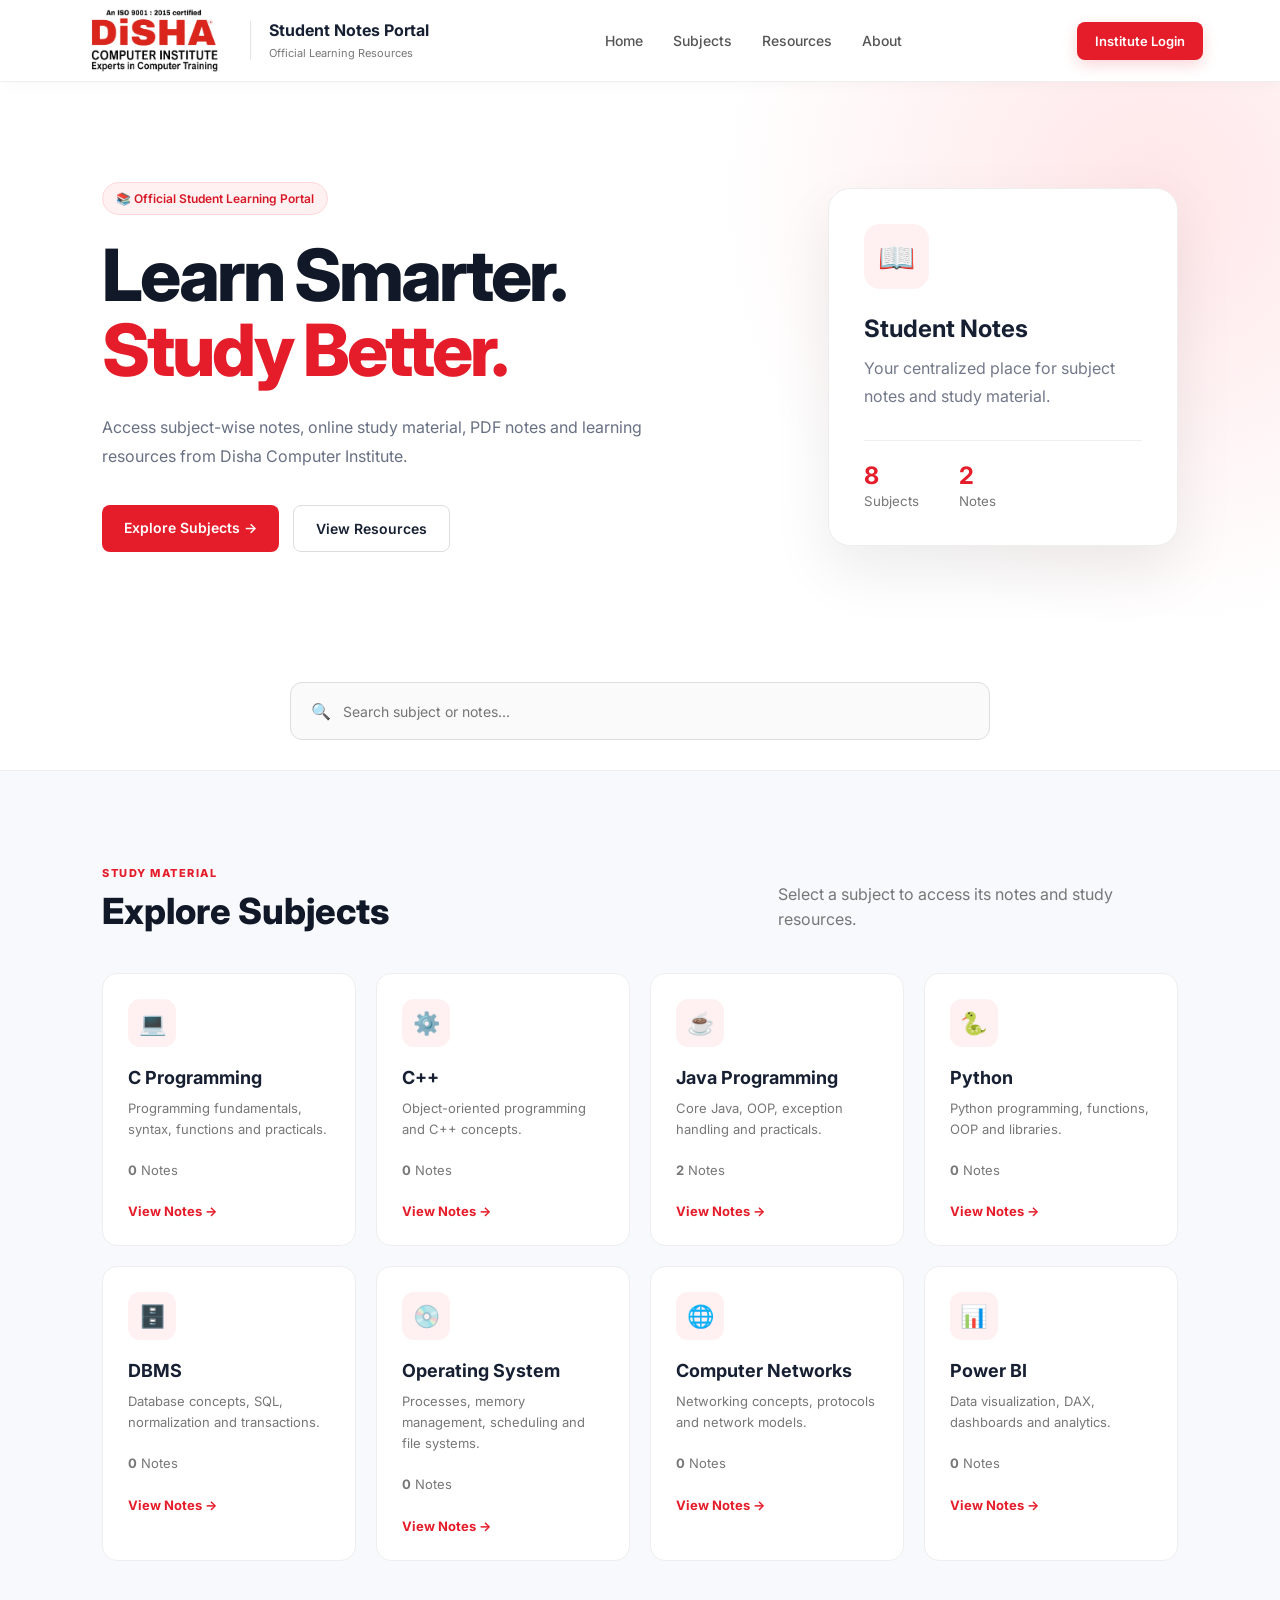
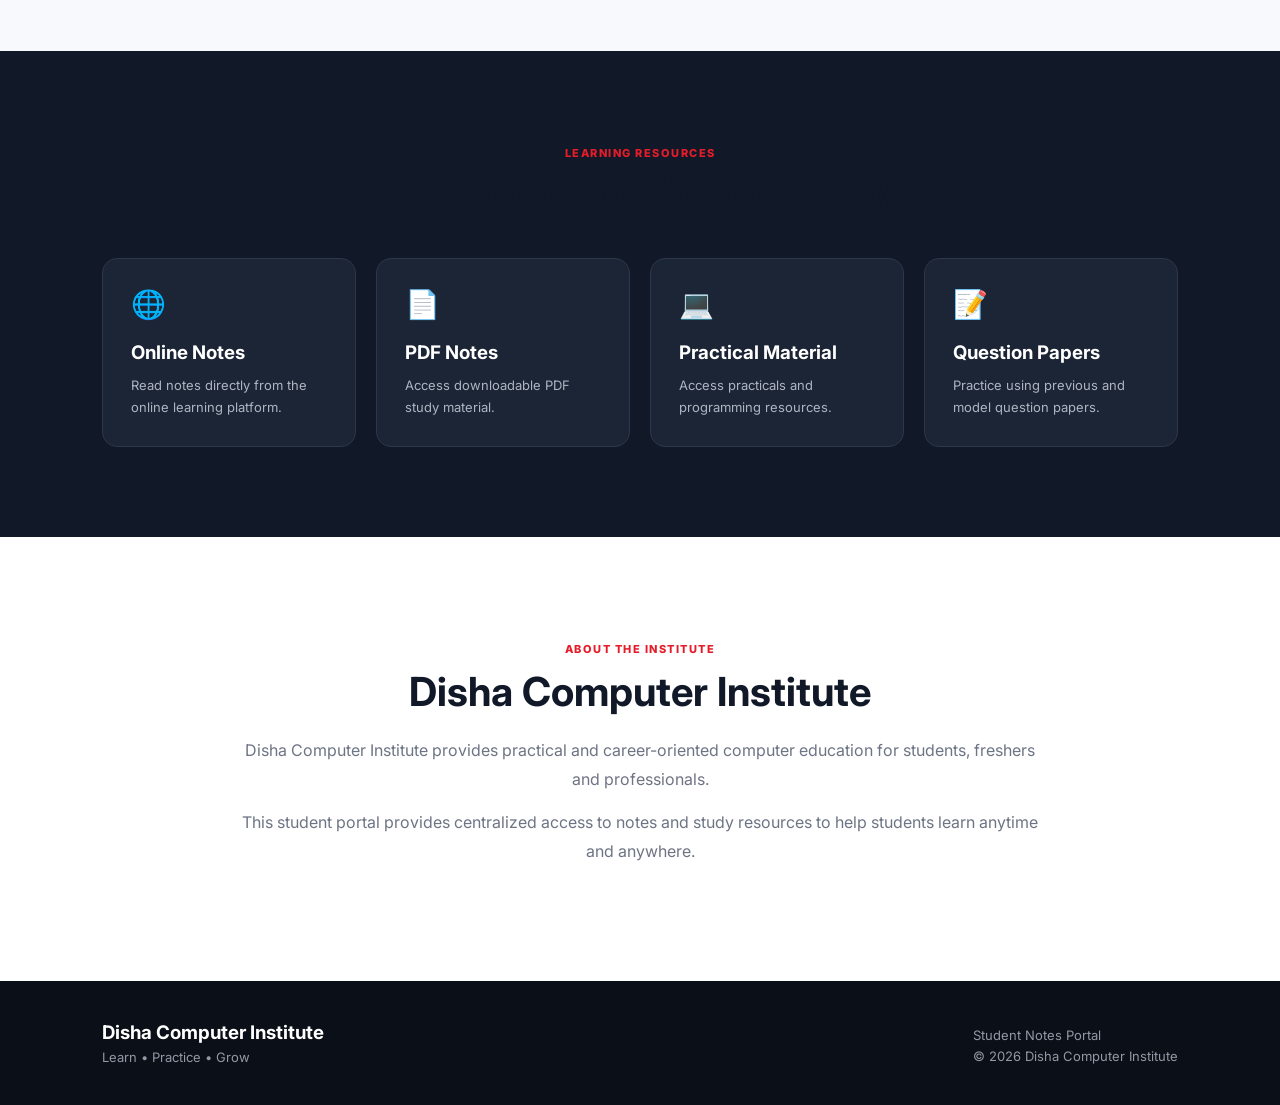
<file: index.html>
<!DOCTYPE html>
<html lang="en">
<head>
    <meta charset="UTF-8">
    <meta name="viewport" content="width=device-width, initial-scale=1.0">

    <title>Disha Computer Institute | Student Notes</title>

    <link rel="stylesheet" href="style.css">

    <link rel="preconnect" href="https://fonts.googleapis.com">
    <link rel="preconnect" href="https://fonts.gstatic.com" crossorigin>
    <link href="https://fonts.googleapis.com/css2?family=Inter:wght@400;500;600;700;800&display=swap" rel="stylesheet">
</head>

<body>

<!-- NAVBAR -->

<header class="navbar">

<div class="logo-area">

    <a href="#home" class="institute-logo">
        <img
            src="disha-logo.png"
            alt="Disha Computer Institute"
        >
    </a>

    <div class="portal-title">
        <h2>Student Notes Portal</h2>
        <span>Official Learning Resources</span>
    </div>

</div>

    <nav>
        <a href="#home">Home</a>
        <a href="#subjects">Subjects</a>
        <a href="#resources">Resources</a>
        <a href="#about">About</a>
    </nav>

    <a href="admin.html" class="admin-btn">
        Institute Login
    </a>

</header>


<!-- HERO -->

<section class="hero" id="home">

    <div class="hero-content">

        <span class="badge">
            📚 Official Student Learning Portal
        </span>

        <h1>
            Learn Smarter.<br>
            <span>Study Better.</span>
        </h1>

        <p>
            Access subject-wise notes, online study material,
            PDF notes and learning resources from Disha Computer Institute.
        </p>

        <div class="hero-buttons">

            <a href="#subjects" class="primary-btn">
                Explore Subjects →
            </a>

            <a href="#resources" class="secondary-btn">
                View Resources
            </a>

        </div>

    </div>

    <div class="hero-card">

        <div class="floating-icon">📖</div>

        <h3>Student Notes</h3>

        <p>
            Your centralized place for
            subject notes and study material.
        </p>

        <div class="mini-stat">

            <div>
                <strong id="subjectCount">0</strong>
                <small>Subjects</small>
            </div>

            <div>
                <strong id="noteCount">0</strong>
                <small>Notes</small>
            </div>

        </div>

    </div>

</section>


<!-- SEARCH -->

<section class="search-section">

    <div class="search-box">

        <span>🔍</span>

        <input
            type="text"
            id="searchInput"
            placeholder="Search subject or notes..."
        >

    </div>

</section>


<!-- SUBJECTS -->

<section class="section" id="subjects">

    <div class="section-heading">

        <div>

            <span class="section-label">
                STUDY MATERIAL
            </span>

            <h2>
                Explore Subjects
            </h2>

        </div>

        <p>
            Select a subject to access its notes and study resources.
        </p>

    </div>


    <div id="subjectContainer" class="subject-grid"></div>

</section>


<!-- RESOURCES -->

<section class="resources-section" id="resources">

    <div class="section-heading center">

        <span class="section-label">
            LEARNING RESOURCES
        </span>

        <h2>
            Everything You Need to Study
        </h2>

    </div>


    <div class="resource-grid">

        <div class="resource-card">
            <div class="resource-icon">🌐</div>
            <h3>Online Notes</h3>
            <p>
                Read notes directly from the online learning platform.
            </p>
        </div>


        <div class="resource-card">
            <div class="resource-icon">📄</div>
            <h3>PDF Notes</h3>
            <p>
                Access downloadable PDF study material.
            </p>
        </div>


        <div class="resource-card">
            <div class="resource-icon">💻</div>
            <h3>Practical Material</h3>
            <p>
                Access practicals and programming resources.
            </p>
        </div>


        <div class="resource-card">
            <div class="resource-icon">📝</div>
            <h3>Question Papers</h3>
            <p>
                Practice using previous and model question papers.
            </p>
        </div>

    </div>

</section>


<!-- ABOUT -->

<section class="about-section" id="about">

    <div class="about-content">

        <span class="section-label">
            ABOUT THE INSTITUTE
        </span>

        <h2>
            Disha Computer Institute
        </h2>

        <p>
            Disha Computer Institute provides practical and
            career-oriented computer education for students,
            freshers and professionals.
        </p>

        <p>
            This student portal provides centralized access to
            notes and study resources to help students learn
            anytime and anywhere.
        </p>

    </div>

</section>


<!-- FOOTER -->

<footer>

    <div class="footer-content">

        <div>

            <h3>Disha Computer Institute</h3>

            <p>
                Learn • Practice • Grow
            </p>

        </div>

        <div>

            <p>
                Student Notes Portal
            </p>

            <p>
                © 2026 Disha Computer Institute
            </p>

        </div>

    </div>

</footer>


<script src="app.js"></script>

</body>
</html>
</file>
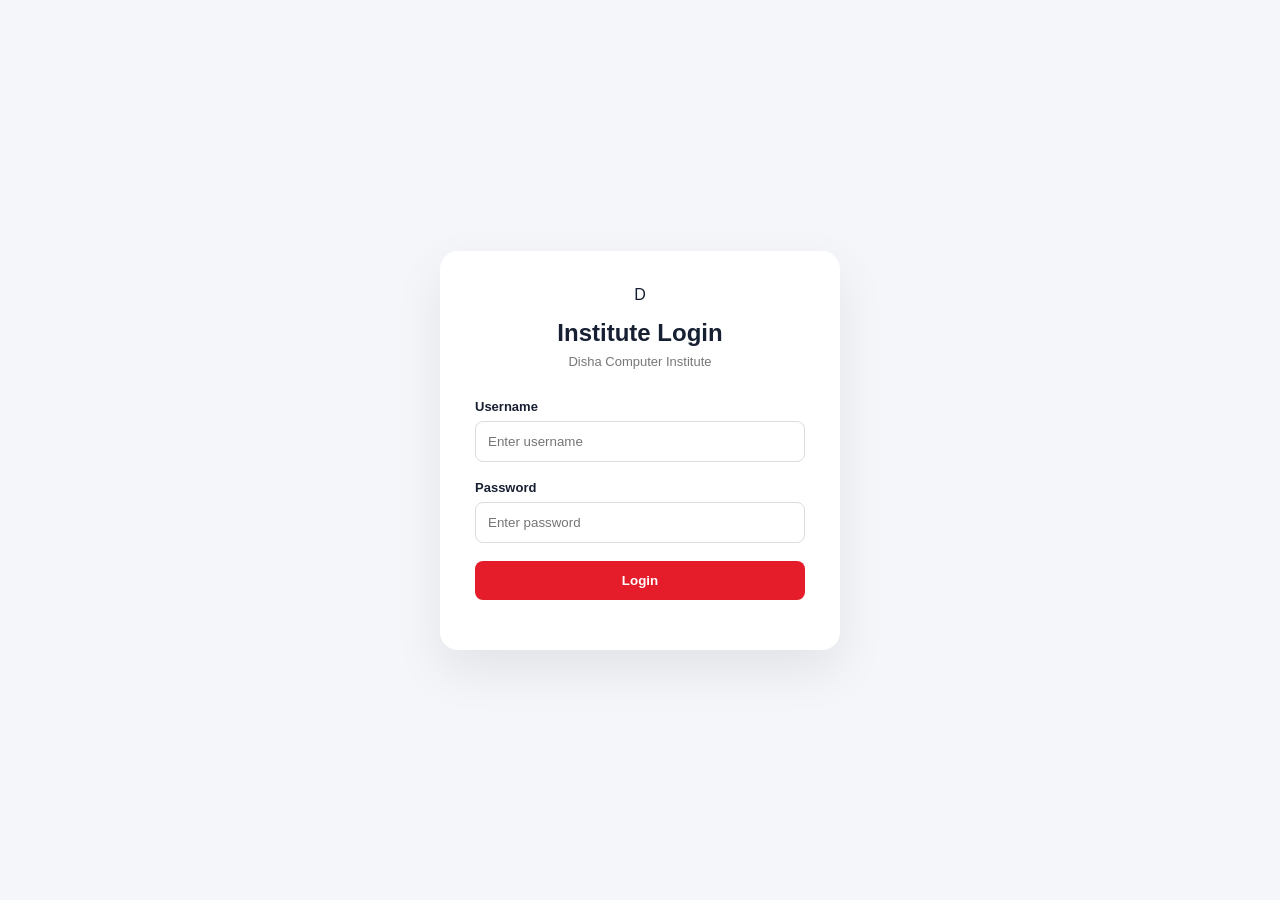
<file: admin.html>
<!DOCTYPE html>
<html lang="en">

<head>

    <meta charset="UTF-8">

    <meta
        name="viewport"
        content="width=device-width, initial-scale=1.0"
    >

    <title>Disha Institute | Admin</title>

    <link rel="stylesheet" href="style.css">

    <style>

        body {
            background:#f4f6fa;
        }

        .admin-container {
            max-width:1200px;
            margin:auto;
            padding:40px 20px;
        }

        .admin-header {
            background:#111827;
            color:white;
            padding:25px 30px;
            border-radius:15px;
            display:flex;
            justify-content:space-between;
            align-items:center;
            margin-bottom:25px;
        }

        .dashboard-grid {
            display:grid;
            grid-template-columns:repeat(3,1fr);
            gap:20px;
            margin-bottom:30px;
        }

        .dashboard-card {
            background:white;
            padding:25px;
            border-radius:12px;
            border:1px solid #eee;
        }

        .dashboard-card strong {
            display:block;
            font-size:30px;
            color:#e51d2a;
            margin-top:10px;
        }

        .admin-panel {
            background:white;
            border-radius:15px;
            padding:30px;
            margin-bottom:25px;
        }

        .admin-panel h2 {
            margin-bottom:25px;
        }

        .form-group {
            margin-bottom:18px;
        }

        .form-group label {
            display:block;
            font-size:13px;
            font-weight:600;
            margin-bottom:7px;
        }

        .form-group input,
        .form-group select,
        .form-group textarea {
            width:100%;
            padding:12px;
            border:1px solid #ddd;
            border-radius:8px;
            outline:none;
            font-family:inherit;
        }

        .form-group textarea {
            min-height:100px;
            resize:vertical;
        }

        .add-btn {
            background:#e51d2a;
            color:white;
            border:none;
            padding:12px 20px;
            border-radius:8px;
            cursor:pointer;
            font-weight:600;
        }

        .data-table {
            width:100%;
            border-collapse:collapse;
        }

        .data-table th,
        .data-table td {
            text-align:left;
            padding:14px 10px;
            border-bottom:1px solid #eee;
            font-size:13px;
        }

        .action-btn {
            border:none;
            padding:7px 10px;
            border-radius:6px;
            cursor:pointer;
            margin-right:5px;
        }

        .edit {
            background:#fff3cd;
        }

        .delete {
            background:#ffe1e1;
            color:#d00;
        }

        .logout-btn {
            background:#333;
            color:white;
            border:none;
            padding:10px 15px;
            border-radius:7px;
            cursor:pointer;
        }

        @media(max-width:800px) {

            .dashboard-grid {
                grid-template-columns:1fr;
            }

            .data-table {
                display:block;
                overflow-x:auto;
            }

        }

    </style>

</head>


<body>


<div id="loginScreen">

    <div style="
        min-height:100vh;
        display:flex;
        align-items:center;
        justify-content:center;
        padding:20px;
    ">

        <div style="
            background:white;
            width:100%;
            max-width:400px;
            padding:35px;
            border-radius:18px;
            box-shadow:0 20px 50px rgba(0,0,0,.08);
        ">

            <div style="
                text-align:center;
                margin-bottom:30px;
            ">

                <div class="logo-box"
                     style="margin:auto">
                    D
                </div>

                <h2 style="margin-top:15px">
                    Institute Login
                </h2>

                <p style="
                    color:#777;
                    font-size:13px;
                    margin-top:7px;
                ">
                    Disha Computer Institute
                </p>

            </div>


            <div class="form-group">

                <label>
                    Username
                </label>

                <input
                    type="text"
                    id="username"
                    placeholder="Enter username"
                >

            </div>


            <div class="form-group">

                <label>
                    Password
                </label>

                <input
                    type="password"
                    id="password"
                    placeholder="Enter password"
                >

            </div>


            <button
                class="add-btn"
                onclick="login()"
                style="width:100%"
            >
                Login
            </button>


            <p
                id="loginError"
                style="
                    color:#e51d2a;
                    text-align:center;
                    margin-top:15px;
                    font-size:13px;
                "
            ></p>

        </div>

    </div>

</div>


<div id="dashboard"
     style="display:none">


<div class="admin-container">


    <div class="admin-header">

        <div>

            <h2>
                Institute Admin Dashboard
            </h2>

            <p style="
                color:#aaa;
                font-size:13px;
                margin-top:5px;
            ">
                Disha Computer Institute
            </p>

        </div>


        <button
            class="logout-btn"
            onclick="logout()"
        >
            Logout
        </button>

    </div>


    <div class="dashboard-grid">

        <div class="dashboard-card">

            Subjects

            <strong id="totalSubjects">
                0
            </strong>

        </div>


        <div class="dashboard-card">

            Notes

            <strong id="totalNotes">
                0
            </strong>

        </div>


        <div class="dashboard-card">

            Portal Status

            <strong style="font-size:18px">
                ● Active
            </strong>

        </div>

    </div>


    <!-- ADD SUBJECT -->

    <div class="admin-panel">

        <h2>
            Add Subject
        </h2>


        <div class="form-group">

            <label>
                Subject Name
            </label>

            <input
                id="subjectName"
                placeholder="Example: Java Programming"
            >

        </div>


        <div class="form-group">

            <label>
                Description
            </label>

            <textarea
                id="subjectDescription"
                placeholder="Enter subject description"
            ></textarea>

        </div>


        <div class="form-group">

            <label>
                Icon
            </label>

            <input
                id="subjectIcon"
                placeholder="Example: ☕"
            >

        </div>


        <button
            class="add-btn"
            onclick="addSubject()"
        >
            + Add Subject
        </button>

    </div>


    <!-- ADD NOTE -->

    <div class="admin-panel">

        <h2>
            Add Note
        </h2>


        <div class="form-group">

            <label>
                Select Subject
            </label>

            <select id="noteSubject">
            </select>

        </div>


        <div class="form-group">

            <label>
                Note / Chapter Name
            </label>

            <input
                id="noteTitle"
                placeholder="Example: Unit 1 - Introduction"
            >

        </div>


        <div class="form-group">

            <label>
                Description
            </label>

            <textarea
                id="noteDescription"
                placeholder="Enter note description"
            ></textarea>

        </div>


        <div class="form-group">

            <label>
                🌐 Online Notes Link
            </label>

            <input
                type="url"
                id="onlineLink"
                placeholder="https://..."
            >

        </div>


        <div class="form-group">

            <label>
                📄 PDF Notes Link
            </label>

            <input
                type="url"
                id="pdfLink"
                placeholder="https://..."
            >

        </div>


        <button
            class="add-btn"
            onclick="addNote()"
        >
            + Add Note
        </button>

    </div>


    <!-- SUBJECT TABLE -->

    <div class="admin-panel">

        <h2>
            Subjects
        </h2>

        <table class="data-table">

            <thead>

                <tr>

                    <th>
                        Subject
                    </th>

                    <th>
                        Notes
                    </th>

                    <th>
                        Actions
                    </th>

                </tr>

            </thead>

            <tbody id="subjectTable">

            </tbody>

        </table>

    </div>


    <!-- NOTES TABLE -->

    <div class="admin-panel">

        <h2>
            Notes
        </h2>

        <table class="data-table">

            <thead>

                <tr>

                    <th>
                        Subject
                    </th>

                    <th>
                        Note
                    </th>

                    <th>
                        Online
                    </th>

                    <th>
                        PDF
                    </th>

                    <th>
                        Actions
                    </th>

                </tr>

            </thead>

            <tbody id="notesTable">

            </tbody>

        </table>

    </div>


</div>

</div>


<script src="admin.js"></script>

</body>

</html>
</file>
<file: style.css>
/* =========================================================
   DISHA COMPUTER INSTITUTE
   STUDENT NOTES PORTAL
========================================================= */

* {
    margin: 0;
    padding: 0;
    box-sizing: border-box;
}

html {
    scroll-behavior: smooth;
}

body {
    font-family: "Inter", Arial, sans-serif;
    color: #172033;
    background: #f8f9fc;
    overflow-x: hidden;
}

a {
    text-decoration: none;
    color: inherit;
}

button,
input,
textarea,
select {
    font-family: inherit;
}


/* =========================================================
   NAVBAR
========================================================= */

.navbar {
    height: 82px;

    background: #ffffff;

    display: flex;
    align-items: center;
    justify-content: space-between;

    padding: 0 6%;

    border-bottom: 1px solid #eeeeee;

    position: sticky;
    top: 0;

    z-index: 1000;

    box-shadow: 0 2px 15px rgba(0, 0, 0, 0.03);
}


/* =========================================================
   LOGO AREA
========================================================= */

.logo-area {
    display: flex;
    align-items: center;

    gap: 18px;

    min-width: 0;
}


/* =========================================================
   DISHA LOGO
========================================================= */

.institute-logo {

    width: 155px;
    height: 65px;

    display: flex;

    align-items: center;

    justify-content: center;

    flex-shrink: 0;

    overflow: hidden;

    cursor: pointer;
}


/* ACTUAL IMAGE */

.institute-logo img {

    width: 100%;

    height: 100%;

    display: block;

    object-fit: contain;

    object-position: center;

}


/* =========================================================
   PORTAL TITLE
========================================================= */

.portal-title {

    border-left: 1px solid #e5e5e5;

    padding-left: 18px;

    white-space: nowrap;
}

.portal-title h2 {

    font-size: 16px;

    font-weight: 700;

    color: #172033;

    line-height: 1.2;
}

.portal-title span {

    display: block;

    margin-top: 5px;

    font-size: 11px;

    color: #777777;
}


/* =========================================================
   NAVIGATION
========================================================= */

.navbar nav {

    display: flex;

    align-items: center;

    gap: 30px;
}

.navbar nav a {

    position: relative;

    font-size: 14px;

    font-weight: 500;

    color: #555555;

    padding: 8px 0;

    transition: 0.25s ease;
}

.navbar nav a:hover {

    color: #e51d2a;
}

.navbar nav a::after {

    content: "";

    position: absolute;

    left: 0;

    bottom: 0;

    width: 0;

    height: 2px;

    background: #e51d2a;

    transition: 0.25s ease;
}

.navbar nav a:hover::after {

    width: 100%;
}


/* =========================================================
   ADMIN BUTTON
========================================================= */

.admin-btn {

    background: #e51d2a;

    color: white;

    padding: 11px 18px;

    border-radius: 8px;

    font-size: 13px;

    font-weight: 600;

    transition: 0.25s ease;

    box-shadow:
        0 5px 15px rgba(229, 29, 42, 0.18);
}

.admin-btn:hover {

    background: #c91420;

    transform: translateY(-2px);
}


/* =========================================================
   HERO
========================================================= */

.hero {

    min-height: 570px;

    padding: 80px 8%;

    display: flex;

    align-items: center;

    justify-content: space-between;

    gap: 60px;

    position: relative;

    overflow: hidden;

    background:
        radial-gradient(
            circle at 90% 20%,
            #ffe6e8,
            transparent 35%
        ),
        #ffffff;
}


/* =========================================================
   HERO CONTENT
========================================================= */

.hero-content {

    max-width: 650px;

    position: relative;

    z-index: 2;
}


/* =========================================================
   HERO LOGO
========================================================= */

.hero-brand {

    width: 300px;

    height: 125px;

    display: flex;

    align-items: center;

    justify-content: flex-start;

    margin-bottom: 15px;
}

.hero-brand img {

    width: 100%;

    height: 100%;

    object-fit: contain;

    object-position: left center;

    display: block;
}


/* =========================================================
   BADGE
========================================================= */

.badge {

    display: inline-block;

    padding: 8px 13px;

    border-radius: 30px;

    background: #fff0f1;

    color: #d71927;

    font-size: 12px;

    font-weight: 600;

    margin-bottom: 22px;

    border: 1px solid #ffd8db;
}


/* =========================================================
   HERO HEADING
========================================================= */

.hero h1 {

    font-size: clamp(45px, 6vw, 72px);

    line-height: 1.05;

    letter-spacing: -3px;

    font-weight: 800;

    color: #111827;
}

.hero h1 span {

    color: #e51d2a;
}


/* =========================================================
   HERO DESCRIPTION
========================================================= */

.hero p {

    max-width: 580px;

    margin-top: 25px;

    line-height: 1.8;

    color: #687083;

    font-size: 16px;
}


/* =========================================================
   HERO BUTTONS
========================================================= */

.hero-buttons {

    margin-top: 35px;

    display: flex;

    gap: 14px;

    flex-wrap: wrap;
}

.primary-btn {

    background: #e51d2a;

    color: white;

    padding: 14px 22px;

    border-radius: 8px;

    font-weight: 600;

    font-size: 14px;

    transition: 0.25s ease;
}

.primary-btn:hover {

    background: #c91420;

    transform: translateY(-2px);
}

.secondary-btn {

    border: 1px solid #ddd;

    background: white;

    padding: 14px 22px;

    border-radius: 8px;

    font-weight: 600;

    font-size: 14px;

    transition: 0.25s ease;
}

.secondary-btn:hover {

    border-color: #e51d2a;

    color: #e51d2a;

    transform: translateY(-2px);
}


/* =========================================================
   HERO CARD
========================================================= */

.hero-card {

    width: 350px;

    min-height: 310px;

    flex-shrink: 0;

    background: white;

    border-radius: 22px;

    padding: 35px;

    box-shadow:
        0 25px 60px rgba(0, 0, 0, 0.08);

    border: 1px solid #eeeeee;

    position: relative;

    z-index: 2;

    transition: 0.3s ease;
}

.hero-card:hover {

    transform: translateY(-5px);

    box-shadow:
        0 30px 70px rgba(0, 0, 0, 0.11);
}

.floating-icon {

    width: 65px;

    height: 65px;

    border-radius: 16px;

    background: #fff0f1;

    display: flex;

    align-items: center;

    justify-content: center;

    font-size: 30px;

    margin-bottom: 25px;
}

.hero-card h3 {

    font-size: 24px;
}

.hero-card p {

    color: #73798a;

    margin-top: 12px;

    line-height: 1.7;
}

.mini-stat {

    display: flex;

    gap: 40px;

    margin-top: 30px;

    padding-top: 20px;

    border-top: 1px solid #eeeeee;
}

.mini-stat strong {

    display: block;

    font-size: 24px;

    color: #e51d2a;
}

.mini-stat small {

    color: #777777;
}


/* =========================================================
   SEARCH
========================================================= */

.search-section {

    padding: 30px 8%;

    background: white;

    border-bottom: 1px solid #eeeeee;
}

.search-box {

    max-width: 700px;

    margin: auto;

    height: 58px;

    border: 1px solid #ddd;

    border-radius: 12px;

    display: flex;

    align-items: center;

    padding: 0 20px;

    gap: 12px;

    background: #fafafa;

    transition: 0.25s ease;
}

.search-box:focus-within {

    border-color: #e51d2a;

    box-shadow:
        0 0 0 4px rgba(229, 29, 42, 0.07);
}

.search-box input {

    width: 100%;

    height: 100%;

    border: none;

    outline: none;

    background: transparent;

    font-size: 14px;
}


/* =========================================================
   GENERAL SECTION
========================================================= */

.section {

    padding: 90px 8%;

    background: #f8f9fc;
}

.section-heading {

    display: flex;

    justify-content: space-between;

    align-items: end;

    gap: 30px;

    margin-bottom: 40px;
}

.section-heading h2 {

    font-size: 36px;

    margin-top: 8px;

    font-weight: 800;

    color: #111827;
}

.section-heading p {

    color: #777;

    max-width: 400px;

    line-height: 1.6;
}

.section-label {

    color: #e51d2a;

    font-size: 11px;

    font-weight: 800;

    letter-spacing: 1.5px;
}

.center {

    display: block;

    text-align: center;
}


/* =========================================================
   SUBJECTS
========================================================= */

.subject-grid {

    display: grid;

    grid-template-columns:
        repeat(4, minmax(0, 1fr));

    gap: 20px;
}

.subject-card {

    background: white;

    border: 1px solid #eeeeee;

    border-radius: 15px;

    padding: 25px;

    transition: 0.25s ease;

    position: relative;

    overflow: hidden;
}

.subject-card::before {

    content: "";

    position: absolute;

    top: 0;

    left: 0;

    width: 0;

    height: 3px;

    background: #e51d2a;

    transition: 0.3s ease;
}

.subject-card:hover::before {

    width: 100%;
}

.subject-card:hover {

    transform: translateY(-5px);

    box-shadow:
        0 15px 35px rgba(0, 0, 0, 0.07);

    border-color: #ffd0d3;
}

.subject-icon {

    width: 48px;

    height: 48px;

    background: #fff0f1;

    color: #e51d2a;

    border-radius: 12px;

    display: flex;

    align-items: center;

    justify-content: center;

    font-size: 22px;

    margin-bottom: 20px;
}

.subject-card h3 {

    font-size: 18px;
}

.subject-card p {

    color: #777;

    font-size: 13px;

    margin: 10px 0 20px;

    line-height: 1.6;
}

.view-btn {

    color: #e51d2a;

    font-size: 13px;

    font-weight: 700;
}

.view-btn:hover {

    color: #c91420;
}


/* =========================================================
   RESOURCES
========================================================= */

.resources-section {

    background: #111827;

    color: white;

    padding: 90px 8%;
}

.resource-grid {

    margin-top: 45px;

    display: grid;

    grid-template-columns:
        repeat(4, minmax(0, 1fr));

    gap: 20px;
}

.resource-card {

    background: #1c2535;

    border: 1px solid #2e3747;

    border-radius: 15px;

    padding: 28px;

    transition: 0.25s ease;
}

.resource-card:hover {

    transform: translateY(-5px);

    background: #202b3e;
}

.resource-icon {

    font-size: 28px;

    margin-bottom: 20px;
}

.resource-card h3 {

    margin-bottom: 10px;
}

.resource-card p {

    color: #aeb5c2;

    font-size: 13px;

    line-height: 1.7;
}


/* =========================================================
   ABOUT
========================================================= */

.about-section {

    padding: 100px 8%;

    background: white;
}

.about-content {

    max-width: 800px;

    margin: auto;

    text-align: center;
}

.about-content h2 {

    font-size: 40px;

    margin: 10px 0 20px;

    color: #111827;
}

.about-content p {

    color: #6d7484;

    line-height: 1.8;

    margin-bottom: 15px;
}


/* =========================================================
   FOOTER
========================================================= */

footer {

    background: #0b0f17;

    color: white;

    padding: 40px 8%;
}

.footer-content {

    display: flex;

    justify-content: space-between;

    align-items: center;

    gap: 30px;
}


/* Footer logo */

.footer-brand img {

    width: 210px;

    height: 80px;

    object-fit: contain;

    object-position: left center;

    display: block;

    margin-bottom: 10px;
}

.footer-content p {

    color: #9298a5;

    font-size: 13px;

    margin-top: 5px;
}


/* =========================================================
   TABLET
========================================================= */

@media (max-width: 1100px) {

    .navbar {

        padding: 0 4%;
    }

    .navbar nav {

        gap: 18px;
    }

    .hero {

        padding: 70px 5%;
    }

    .section {

        padding: 80px 5%;
    }

    .resources-section {

        padding: 80px 5%;
    }

    .about-section {

        padding: 80px 5%;
    }

    .subject-grid {

        grid-template-columns:
            repeat(3, minmax(0, 1fr));
    }

    .resource-grid {

        grid-template-columns:
            repeat(2, minmax(0, 1fr));
    }
}


/* =========================================================
   TABLET
========================================================= */

@media (max-width: 900px) {

    .navbar {

        height: 75px;
    }

    .navbar nav {

        display: none;
    }

    .institute-logo {

        width: 145px;

        height: 60px;
    }

    .hero {

        flex-direction: column;

        align-items: flex-start;

        padding-top: 60px;

        padding-bottom: 70px;
    }

    .hero-card {

        width: 100%;

        max-width: 500px;
    }

    .subject-grid {

        grid-template-columns:
            repeat(2, minmax(0, 1fr));
    }
}


/* =========================================================
   MOBILE
========================================================= */

@media (max-width: 700px) {

    /* NAVBAR */

    .navbar {

        height: 70px;

        padding: 0 15px;
    }

    .logo-area {

        gap: 0;
    }

    .institute-logo {

        width: 125px;

        height: 52px;
    }

    .portal-title {

        display: none;
    }

    .admin-btn {

        padding: 9px 12px;

        font-size: 11px;
    }


    /* HERO */

    .hero {

        padding: 50px 20px 60px;

        gap: 35px;
    }

    .hero-brand {

        width: 240px;

        height: 100px;
    }

    .hero h1 {

        font-size: clamp(40px, 13vw, 55px);

        letter-spacing: -2px;
    }

    .hero p {

        font-size: 14px;

        line-height: 1.7;
    }

    .hero-buttons {

        flex-direction: column;

        align-items: stretch;
    }

    .primary-btn,
    .secondary-btn {

        width: 100%;

        text-align: center;
    }


    /* HERO CARD */

    .hero-card {

        width: 100%;

        min-height: auto;

        padding: 28px;
    }


    /* SEARCH */

    .search-section {

        padding: 20px;
    }

    .search-box {

        height: 52px;

        padding: 0 15px;
    }


    /* SECTIONS */

    .section {

        padding: 60px 20px;
    }

    .section-heading {

        display: block;

        margin-bottom: 30px;
    }

    .section-heading h2 {

        font-size: 30px;
    }

    .section-heading p {

        margin-top: 15px;
    }


    /* SUBJECTS */

    .subject-grid {

        grid-template-columns: 1fr;

        gap: 15px;
    }


    /* RESOURCES */

    .resources-section {

        padding: 60px 20px;
    }

    .resource-grid {

        grid-template-columns: 1fr;

        gap: 15px;

        margin-top: 30px;
    }


    /* ABOUT */

    .about-section {

        padding: 70px 20px;
    }

    .about-content h2 {

        font-size: 32px;
    }


    /* FOOTER */

    footer {

        padding: 35px 20px;
    }

    .footer-content {

        flex-direction: column;

        align-items: flex-start;
    }

    .footer-brand img {

        width: 180px;

        height: 70px;
    }
}


/* =========================================================
   VERY SMALL MOBILE
========================================================= */

@media (max-width: 400px) {

    .institute-logo {

        width: 110px;

        height: 48px;
    }

    .admin-btn {

        padding: 8px 10px;

        font-size: 10px;
    }

    .hero-brand {

        width: 210px;

        height: 85px;
    }

    .hero h1 {

        font-size: 39px;
    }
}


/* =========================================================
   ACCESSIBILITY
========================================================= */

:focus-visible {

    outline: 3px solid rgba(229, 29, 42, 0.25);

    outline-offset: 3px;
}


/* =========================================================
   TEXT SELECTION
========================================================= */

::selection {

    background: #e51d2a;

    color: white;
}
</file>
